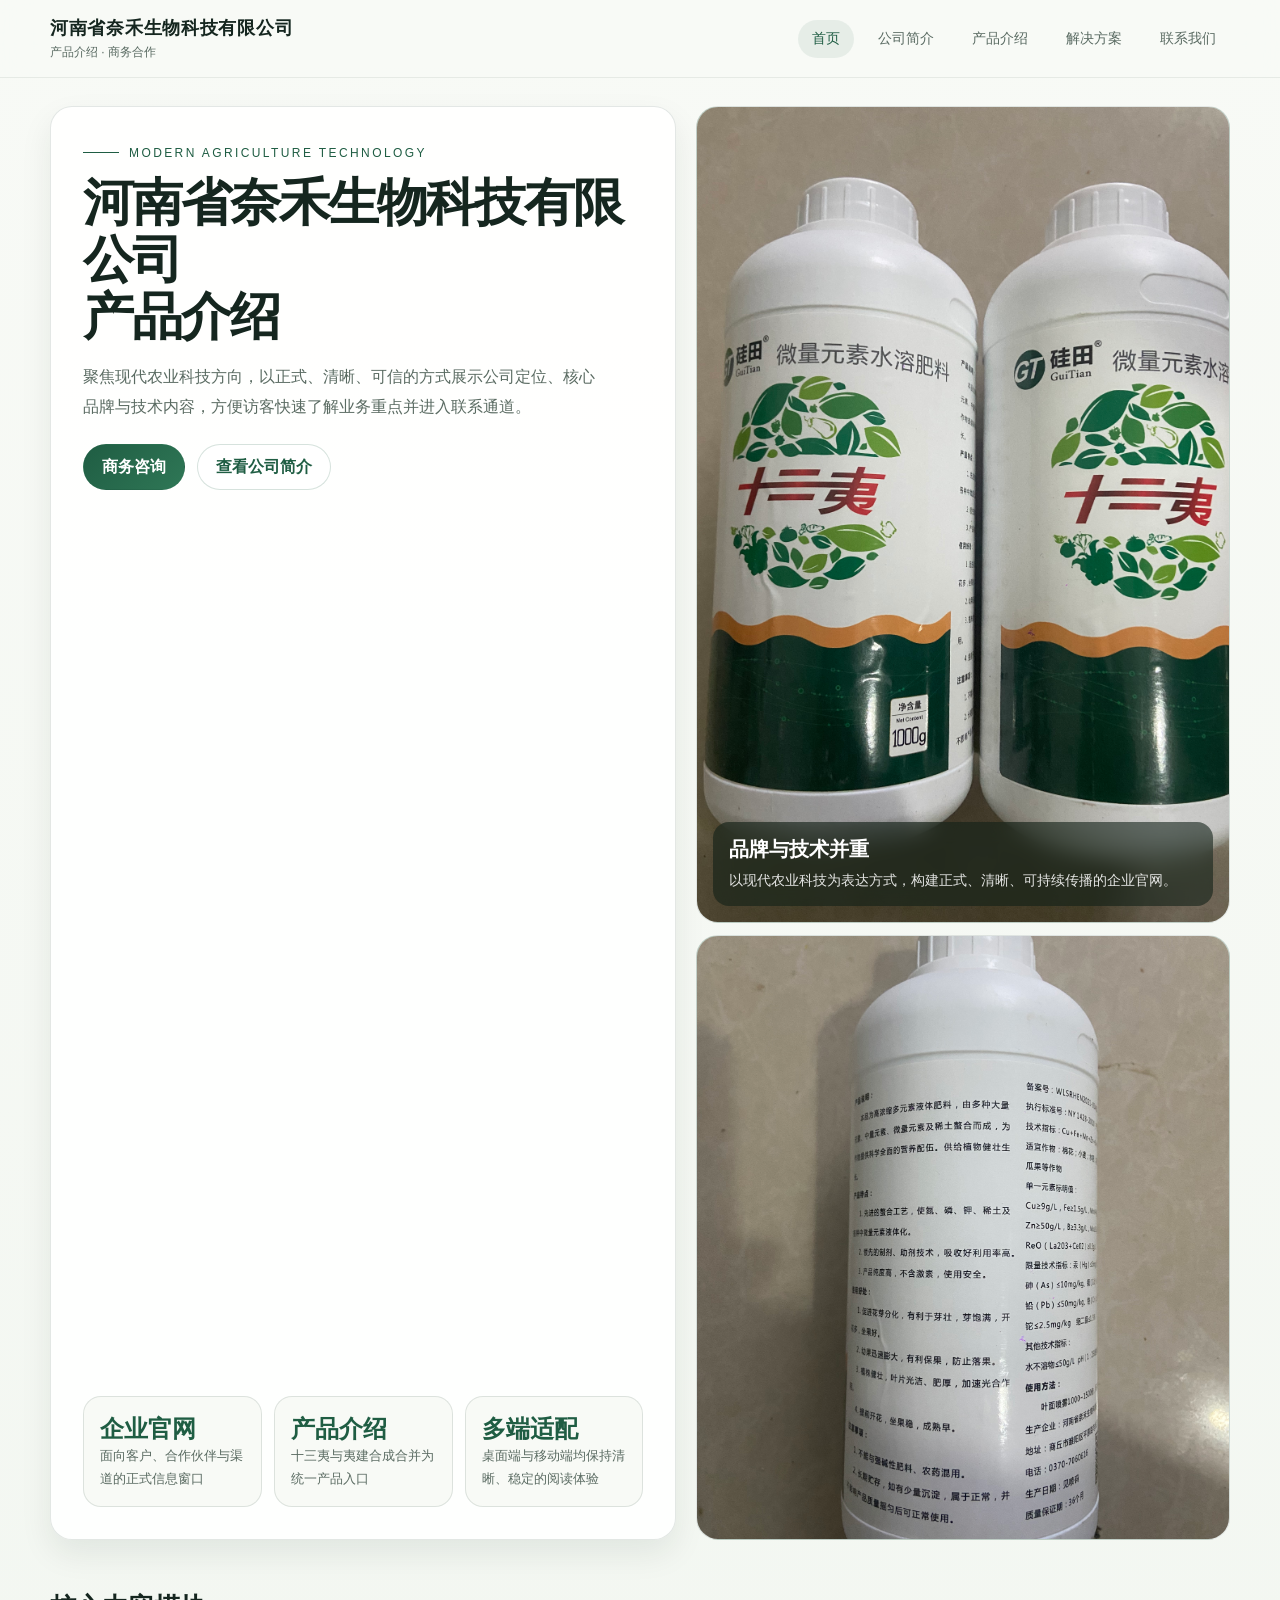
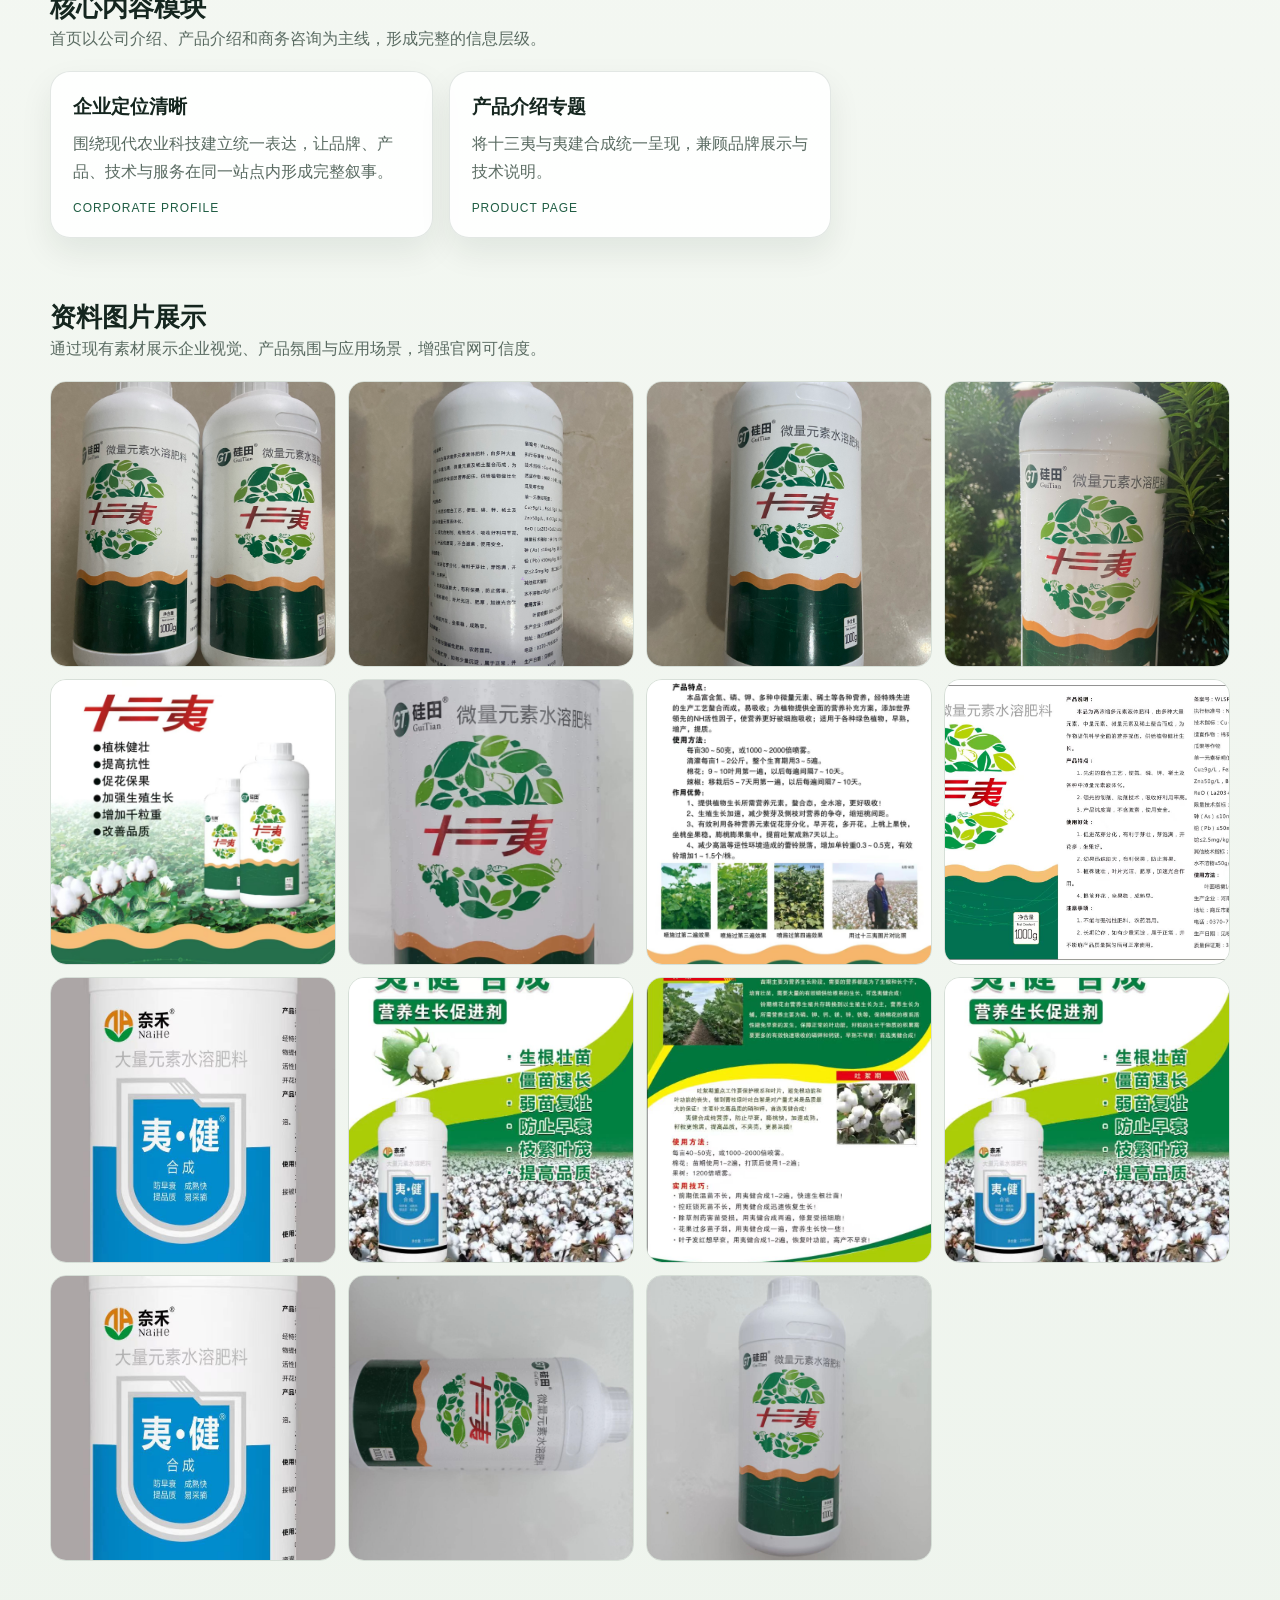
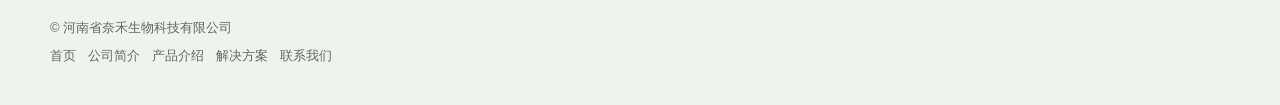
<file: index.html>
<!doctype html>
<html lang="zh-CN">
<head>
  <meta charset="utf-8">
  <meta name="viewport" content="width=device-width, initial-scale=1">
  <title>河南省奈禾生物科技有限公司 | 产品介绍</title>
  <meta name="description" content="河南省奈禾生物科技有限公司官网，重点展示十三夷与夷建合成，呈现代农业科技企业形象。">
  <link rel="stylesheet" href="./styles.css">
</head>
<body>
  <header class="header">
    <div class="container nav">
      <div class="brand">
        <strong>河南省奈禾生物科技有限公司</strong>
        <span>产品介绍 · 商务合作</span>
      </div>
      <nav class="nav-links" data-nav></nav>
    </div>
  </header>

  <main>
    <section class="hero">
      <div class="container hero-grid">
        <div class="panel hero-copy" data-hero-copy></div>
        <div class="hero-media">
          <div class="media-tile">
            <img data-hero-image alt="十三夷主视觉">
            <div class="overlay">
              <h2>品牌与技术并重</h2>
              <p>以现代农业科技为表达方式，构建正式、清晰、可持续传播的企业官网。</p>
            </div>
          </div>
          <div class="mini-tile">
            <img data-sub-image alt="企业资料图">
          </div>
        </div>
      </div>
    </section>

    <section class="section">
      <div class="container">
        <div class="section-head">
          <div>
            <h3>核心内容模块</h3>
            <p>首页以公司介绍、产品介绍和商务咨询为主线，形成完整的信息层级。</p>
          </div>
        </div>
        <div class="grid-3" data-home-cards></div>
      </div>
    </section>

    <section class="section">
      <div class="container">
        <div class="section-head">
          <div>
            <h3>资料图片展示</h3>
            <p>通过现有素材展示企业视觉、产品氛围与应用场景，增强官网可信度。</p>
          </div>
        </div>
        <div class="gallery" data-gallery></div>
      </div>
    </section>
  </main>

  <footer class="footer">
    <div class="container">
      <div>© 河南省奈禾生物科技有限公司</div>
      <div class="footer-links" data-footer-nav></div>
    </div>
  </footer>

  <script type="module" src="./template.js?v=2"></script>
</body>
</html>
</file>
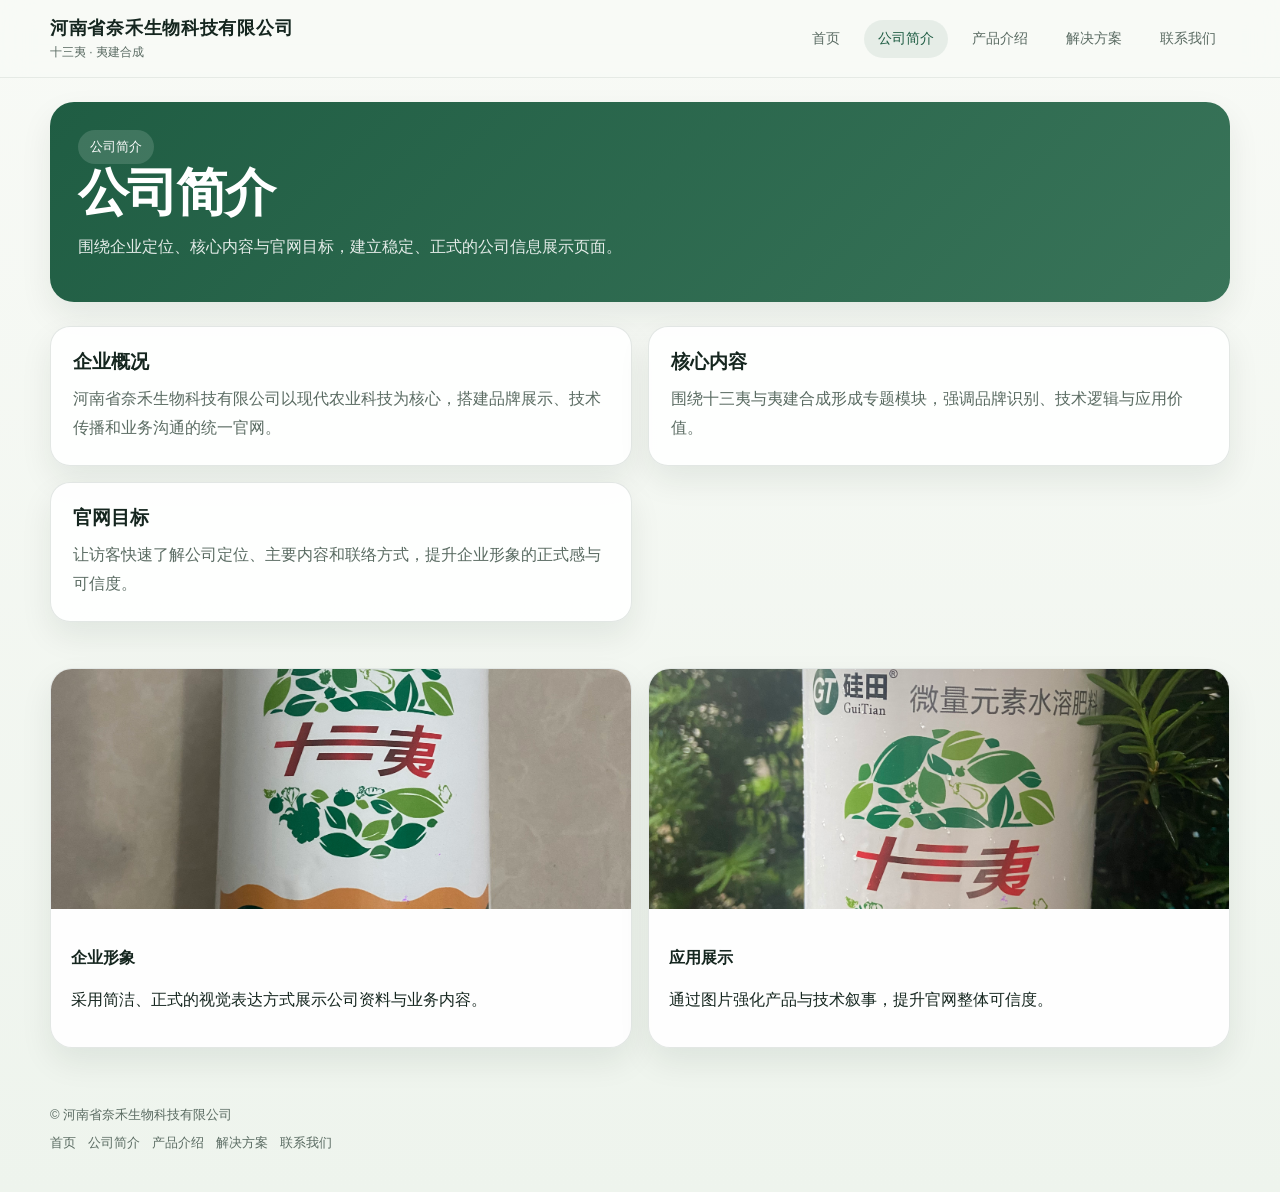
<file: about.html>
<!doctype html>
<html lang="zh-CN">
<head>
  <meta charset="utf-8">
  <meta name="viewport" content="width=device-width, initial-scale=1">
  <title>公司简介 | 河南省奈禾生物科技有限公司</title>
  <meta name="description" content="了解河南省奈禾生物科技有限公司的企业定位、研发能力与服务体系。">
  <link rel="stylesheet" href="./styles.css">
</head>
<body>
  <header class="header"><div class="container nav"><div class="brand"><strong>河南省奈禾生物科技有限公司</strong><span>十三夷 · 夷建合成</span></div><nav class="nav-links" data-nav></nav></div></header>
  <main>
    <section class="page-hero">
      <div class="container page-banner">
        <div class="badge">公司简介</div>
        <h1 data-page-title></h1>
        <p data-page-text></p>
      </div>
    </section>
    <section class="section">
      <div class="container grid-2" data-about-items></div>
    </section>
    <section class="section">
      <div class="container grid-2">
        <div class="panel image-card"><figure><img data-about-image alt="公司资料图"></figure><div class="body"><h4>企业形象</h4><p>采用简洁、正式的视觉表达方式展示公司资料与业务内容。</p></div></div>
        <div class="panel image-card"><figure><img data-about-image-2 alt="企业资料图"></figure><div class="body"><h4>应用展示</h4><p>通过图片强化产品与技术叙事，提升官网整体可信度。</p></div></div>
      </div>
    </section>
  </main>
  <footer class="footer"><div class="container"><div>© 河南省奈禾生物科技有限公司</div><div class="footer-links" data-footer-nav></div></div></footer>
  <script type="module" src="./template.js?v=2"></script>
</body>
</html>
</file>
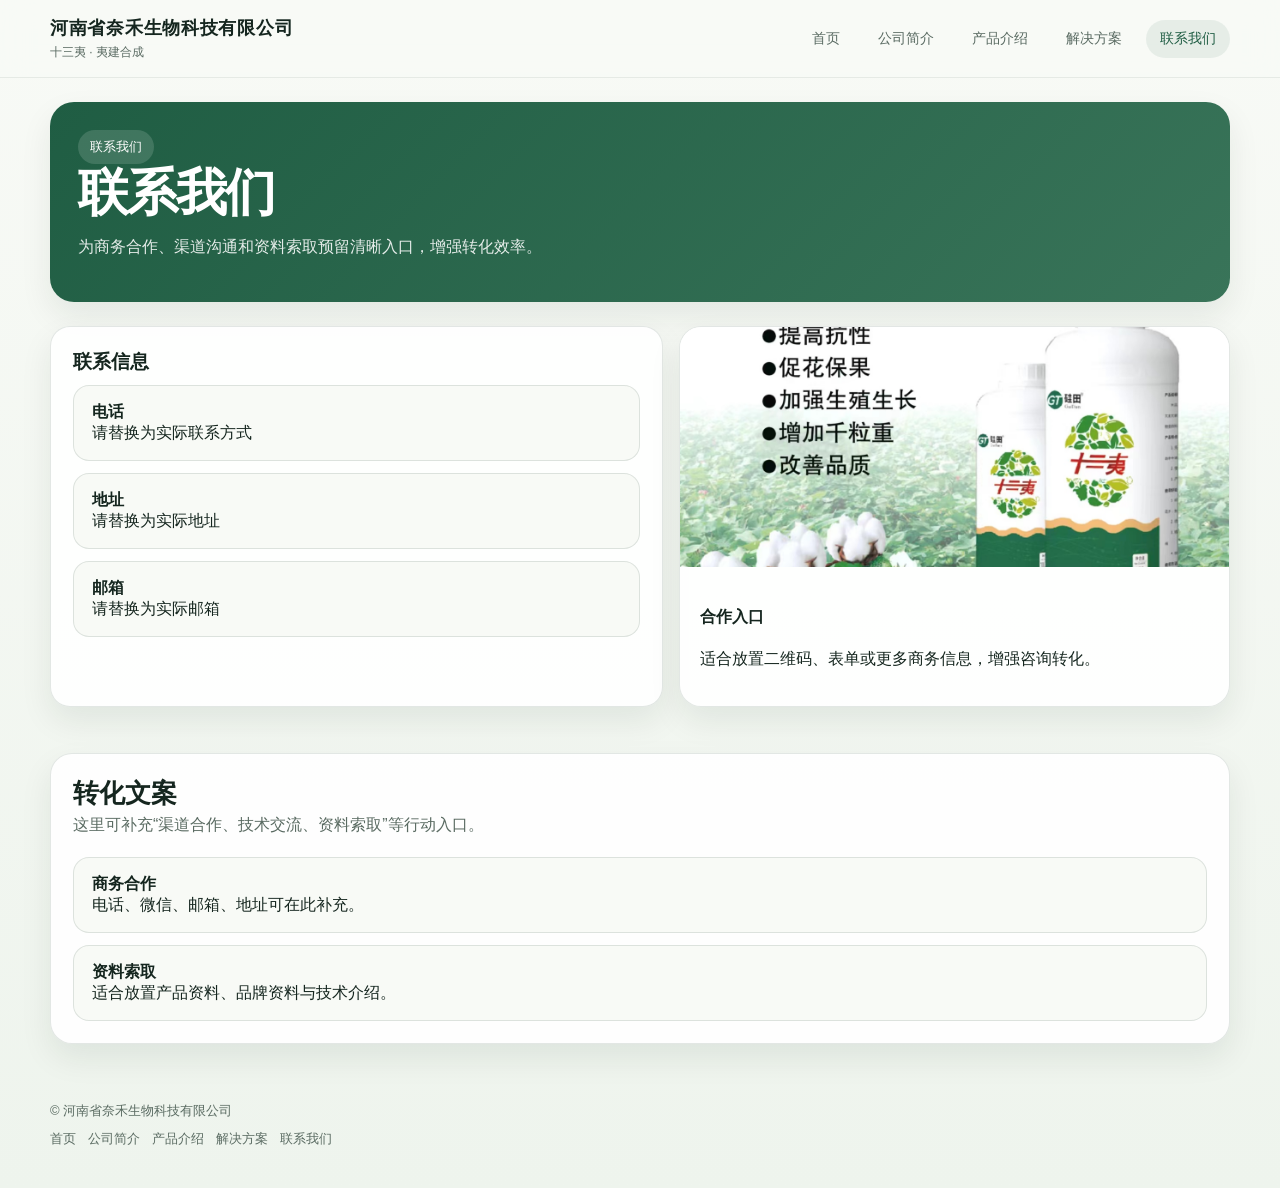
<file: contact.html>
<!doctype html>
<html lang="zh-CN">
<head>
  <meta charset="utf-8">
  <meta name="viewport" content="width=device-width, initial-scale=1">
  <title>联系我们 | 河南省奈禾生物科技有限公司</title>
  <meta name="description" content="联系河南省奈禾生物科技有限公司，了解十三夷与夷建合成合作信息。">
  <link rel="stylesheet" href="./styles.css">
</head>
<body>
  <header class="header"><div class="container nav"><div class="brand"><strong>河南省奈禾生物科技有限公司</strong><span>十三夷 · 夷建合成</span></div><nav class="nav-links" data-nav></nav></div></header>
  <main>
    <section class="page-hero">
      <div class="container page-banner">
        <div class="badge">联系我们</div>
        <h1 data-page-title></h1>
        <p data-page-text></p>
      </div>
    </section>
    <section class="section">
      <div class="container contact-box">
        <div class="card">
          <h4>联系信息</h4>
          <div class="contact-list">
            <div><strong>电话</strong><br>请替换为实际联系方式</div>
            <div><strong>地址</strong><br>请替换为实际地址</div>
            <div><strong>邮箱</strong><br>请替换为实际邮箱</div>
          </div>
        </div>
        <div class="panel image-card"><figure><img data-contact-image alt="联系页图片"></figure><div class="body"><h4>合作入口</h4><p>适合放置二维码、表单或更多商务信息，增强咨询转化。</p></div></div>
      </div>
    </section>
    <section class="section">
      <div class="container panel" style="padding:22px;">
        <div class="section-head" style="margin-top:0;">
          <div><h3>转化文案</h3><p>这里可补充“渠道合作、技术交流、资料索取”等行动入口。</p></div>
        </div>
        <div data-page-extra></div>
      </div>
    </section>
  </main>
  <footer class="footer"><div class="container"><div>© 河南省奈禾生物科技有限公司</div><div class="footer-links" data-footer-nav></div></div></footer>
  <script type="module" src="./template.js?v=2"></script>
</body>
</html>
</file>
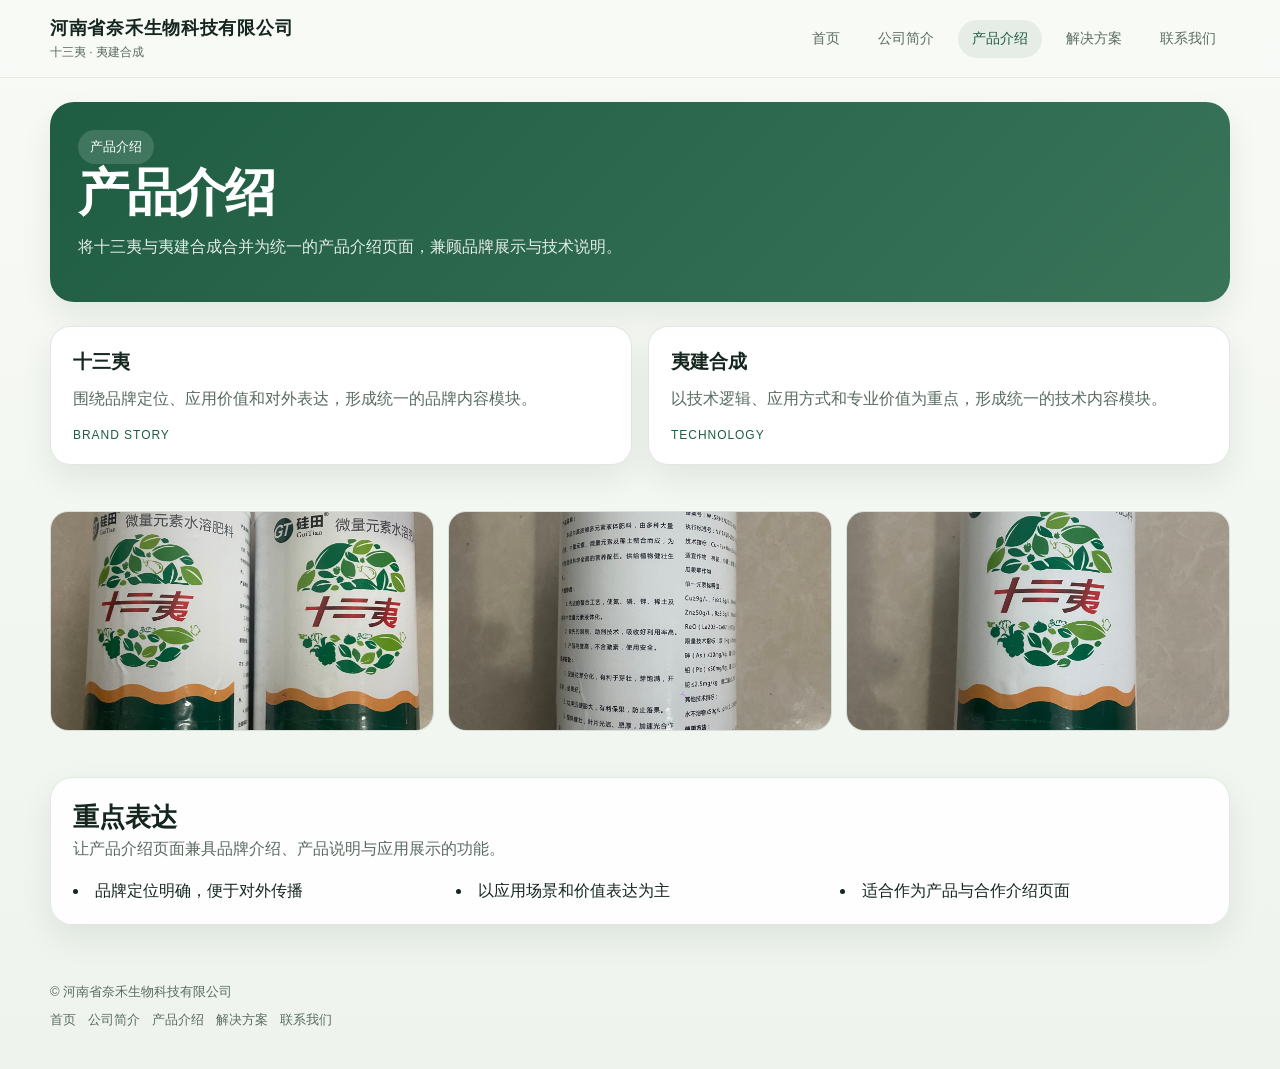
<file: shiyanyi.html>
<!doctype html>
<html lang="zh-CN">
<head>
  <meta charset="utf-8">
  <meta name="viewport" content="width=device-width, initial-scale=1">
  <title>产品介绍 | 河南省奈禾生物科技有限公司</title>
  <meta name="description" content="十三夷专题页面，展示品牌定位、应用场景和视觉内容。">
  <link rel="stylesheet" href="./styles.css">
</head>
<body>
  <header class="header"><div class="container nav"><div class="brand"><strong>河南省奈禾生物科技有限公司</strong><span>十三夷 · 夷建合成</span></div><nav class="nav-links" data-nav></nav></div></header>
  <main>
    <section class="page-hero">
      <div class="container page-banner">
        <div class="badge">产品介绍</div>
        <h1 data-page-title></h1>
        <p data-page-text></p>
      </div>
    </section>
    <section class="section">
      <div class="container grid-2">
        <article class="card"><h4>十三夷</h4><p>围绕品牌定位、应用价值和对外表达，形成统一的品牌内容模块。</p><div class="meta">Brand Story</div></article>
        <article class="card"><h4>夷建合成</h4><p>以技术逻辑、应用方式和专业价值为重点，形成统一的技术内容模块。</p><div class="meta">Technology</div></article>
      </div>
    </section>
    <section class="section">
      <div class="container mini-gallery">
        <img src="./public/assets/hero-1.jpg" alt="产品介绍图片1">
        <img src="./public/assets/hero-2.jpg" alt="产品介绍图片2">
        <img src="./public/assets/about-1.jpg" alt="产品介绍图片3">
      </div>
    </section>
    <section class="section">
      <div class="container panel" style="padding:22px;">
        <div class="section-head" style="margin-top:0;">
          <div><h3>重点表达</h3><p>让产品介绍页面兼具品牌介绍、产品说明与应用展示的功能。</p></div>
        </div>
        <div class="grid-3" data-shiyanyi-points></div>
      </div>
    </section>
  </main>
  <footer class="footer"><div class="container"><div>© 河南省奈禾生物科技有限公司</div><div class="footer-links" data-footer-nav></div></div></footer>
  <script type="module" src="./template.js?v=2"></script>
</body>
</html>
</file>
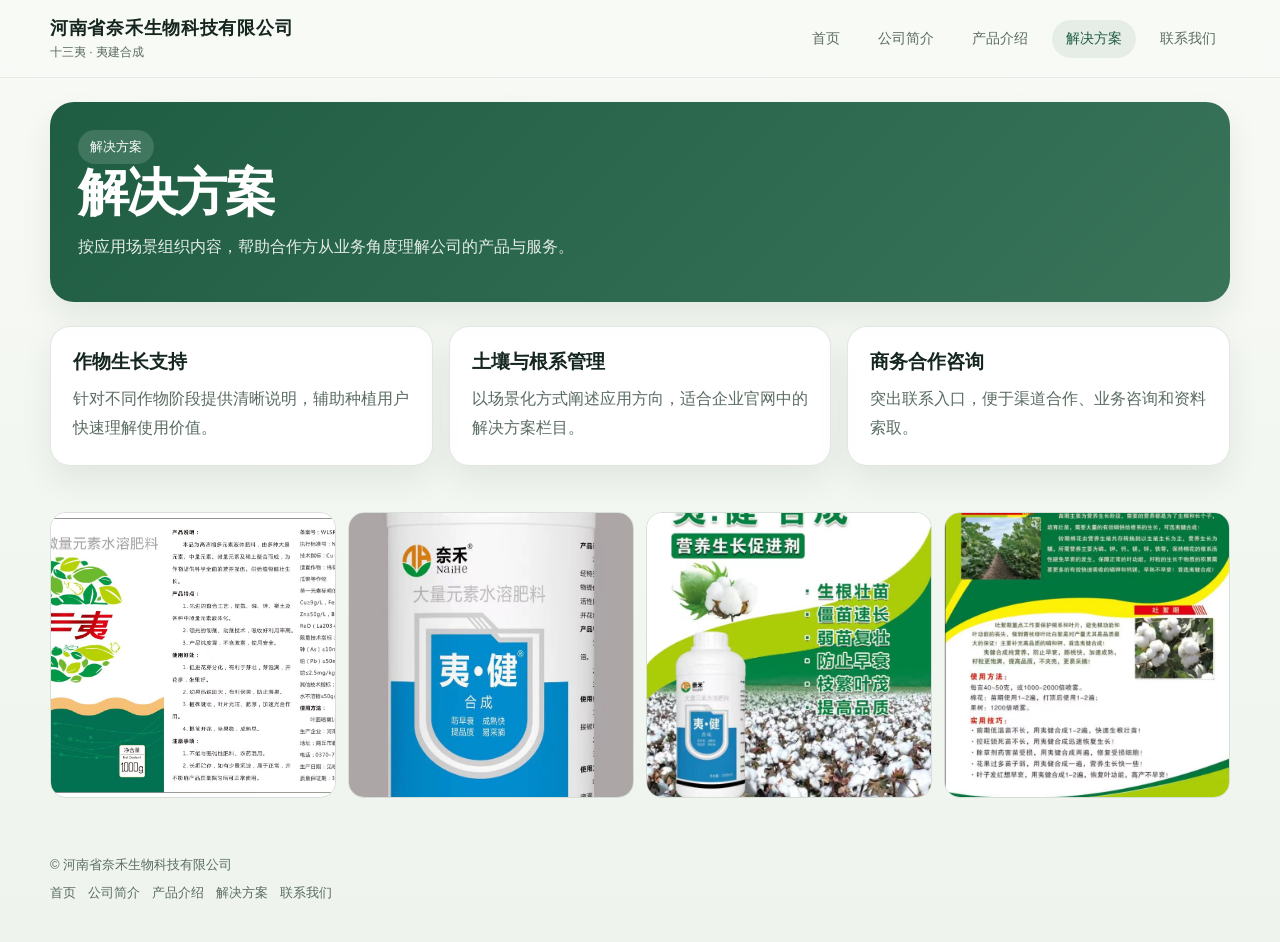
<file: solutions.html>
<!doctype html>
<html lang="zh-CN">
<head>
  <meta charset="utf-8">
  <meta name="viewport" content="width=device-width, initial-scale=1">
  <title>解决方案 | 河南省奈禾生物科技有限公司</title>
  <meta name="description" content="按农业场景展示河南省奈禾生物科技有限公司的解决方案。">
  <link rel="stylesheet" href="./styles.css">
</head>
<body>
  <header class="header"><div class="container nav"><div class="brand"><strong>河南省奈禾生物科技有限公司</strong><span>十三夷 · 夷建合成</span></div><nav class="nav-links" data-nav></nav></div></header>
  <main>
    <section class="page-hero">
      <div class="container page-banner">
        <div class="badge">解决方案</div>
        <h1 data-page-title></h1>
        <p data-page-text></p>
      </div>
    </section>
    <section class="section">
      <div class="container grid-3" data-solution-items></div>
    </section>
    <section class="section">
      <div class="container gallery">
        <img src="./public/assets/fafece68ce1f0b31b24cf110d03085eb.jpg" alt="解决方案图1">
        <img src="./public/assets/wechatimg1.jpg" alt="解决方案图2">
        <img src="./public/assets/wechatimg2.jpg" alt="解决方案图3">
        <img src="./public/assets/wechatimg3.jpg" alt="解决方案图4">
      </div>
    </section>
  </main>
  <footer class="footer"><div class="container"><div>© 河南省奈禾生物科技有限公司</div><div class="footer-links" data-footer-nav></div></div></footer>
  <script type="module" src="./template.js?v=2"></script>
</body>
</html>
</file>
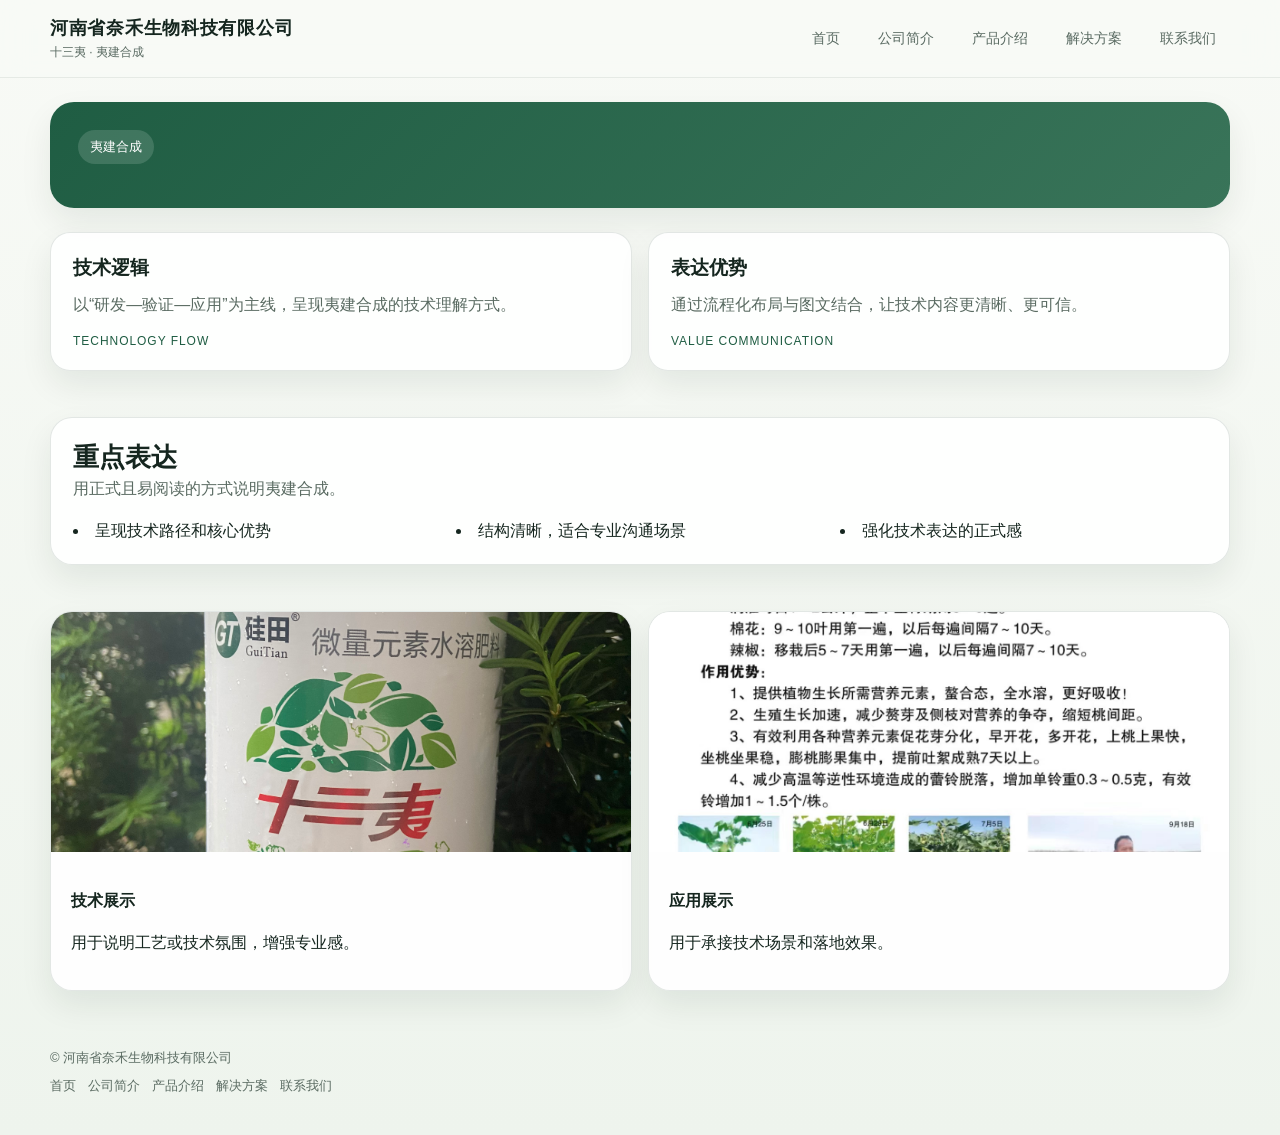
<file: yijian-hecheng.html>
<!doctype html>
<html lang="zh-CN">
<head>
  <meta charset="utf-8">
  <meta name="viewport" content="width=device-width, initial-scale=1">
  <title>夷建合成 | 河南省奈禾生物科技有限公司</title>
  <meta name="description" content="夷建合成专题页面，展示技术逻辑、优势与应用方式。">
  <link rel="stylesheet" href="./styles.css">
</head>
<body>
  <header class="header"><div class="container nav"><div class="brand"><strong>河南省奈禾生物科技有限公司</strong><span>十三夷 · 夷建合成</span></div><nav class="nav-links" data-nav></nav></div></header>
  <main>
    <section class="page-hero">
      <div class="container page-banner">
        <div class="badge">夷建合成</div>
        <h1 data-page-title></h1>
        <p data-page-text></p>
      </div>
    </section>
    <section class="section">
      <div class="container grid-2">
        <article class="card"><h4>技术逻辑</h4><p>以“研发—验证—应用”为主线，呈现夷建合成的技术理解方式。</p><div class="meta">Technology Flow</div></article>
        <article class="card"><h4>表达优势</h4><p>通过流程化布局与图文结合，让技术内容更清晰、更可信。</p><div class="meta">Value Communication</div></article>
      </div>
    </section>
    <section class="section">
      <div class="container panel" style="padding:22px;">
        <div class="section-head" style="margin-top:0;">
          <div><h3>重点表达</h3><p>用正式且易阅读的方式说明夷建合成。</p></div>
        </div>
        <div class="grid-3" data-yijian-points></div>
      </div>
    </section>
    <section class="section">
      <div class="container grid-2">
        <div class="panel image-card"><figure><img src="./public/assets/about-2.jpg" alt="夷建合成资料图"></figure><div class="body"><h4>技术展示</h4><p>用于说明工艺或技术氛围，增强专业感。</p></div></div>
        <div class="panel image-card"><figure><img src="./public/assets/d59bfaa81501839dfe7b2474ea33a6b5.jpg" alt="夷建合成资料图"></figure><div class="body"><h4>应用展示</h4><p>用于承接技术场景和落地效果。</p></div></div>
      </div>
    </section>
  </main>
  <footer class="footer"><div class="container"><div>© 河南省奈禾生物科技有限公司</div><div class="footer-links" data-footer-nav></div></div></footer>
  <script type="module" src="./template.js"></script>
</body>
</html>
</file>
<file: styles.css>
:root {
  color-scheme: light;
  --bg: #f5f7f3;
  --surface: rgba(255, 255, 255, 0.9);
  --surface-strong: #ffffff;
  --text: #15261f;
  --muted: #5a6b62;
  --primary: #1f5d43;
  --primary-2: #2f7756;
  --line: rgba(25, 58, 43, 0.12);
  --shadow: 0 14px 32px rgba(18, 38, 28, 0.08);
}
* { box-sizing: border-box; }
html { scroll-behavior: smooth; }
body {
  margin: 0;
  font-family: -apple-system, BlinkMacSystemFont, 'Segoe UI', 'PingFang SC', 'Hiragino Sans GB', 'Microsoft YaHei', sans-serif;
  color: var(--text);
  background:
    linear-gradient(180deg, #f8faf6 0%, #eef4ed 100%);
}
a { color: inherit; text-decoration: none; }
ul { margin: 0; padding-left: 18px; }
img { display: block; max-width: 100%; }
.container { width: min(1180px, calc(100% - 40px)); margin: 0 auto; }
.header {
  position: sticky; top: 0; z-index: 30;
  backdrop-filter: blur(14px);
  background: rgba(248, 250, 246, 0.88);
  border-bottom: 1px solid rgba(25, 58, 43, 0.08);
}
.nav { display:flex; align-items:center; justify-content:space-between; gap:24px; padding: 16px 0; }
.brand { display:flex; flex-direction:column; gap:4px; }
.brand strong { font-size: 18px; letter-spacing: 0.04em; }
.brand span { color: var(--muted); font-size: 12px; }
.nav-links { display:flex; flex-wrap:wrap; gap: 10px; font-size: 14px; }
.nav-links a {
  padding: 10px 14px; border-radius: 999px; color: var(--muted);
  transition: 0.18s ease;
}
.nav-links a.active, .nav-links a:hover { color: var(--primary); background: rgba(31, 93, 67, 0.08); }
.hero { padding: 28px 0 20px; }
.hero-grid { display:grid; grid-template-columns: 1.08fr 0.92fr; gap: 20px; align-items: stretch; }
.panel {
  background: var(--surface);
  border: 1px solid var(--line);
  border-radius: 22px;
  box-shadow: var(--shadow);
  overflow: hidden;
}
.hero-copy { padding: 32px; display:flex; flex-direction:column; justify-content:space-between; min-height: 540px; }
.kicker {
  display:inline-flex; align-items:center; gap:10px; color: var(--primary);
  font-size: 12px; letter-spacing: 0.2em; text-transform: uppercase;
}
.kicker::before { content:''; width: 36px; height:1px; background: currentColor; }
h1 { margin: 14px 0 16px; font-size: clamp(36px, 4vw, 60px); line-height: 1.12; letter-spacing: -0.04em; }
.lead { font-size: 16px; line-height: 1.9; color: var(--muted); max-width: 58ch; }
.cta-row { display:flex; flex-wrap:wrap; gap: 12px; margin-top: 22px; }
.btn {
  display:inline-flex; align-items:center; justify-content:center; min-height: 46px; padding: 0 18px;
  border-radius: 999px; font-weight: 600; border: 1px solid transparent; transition: 0.2s ease;
}
.btn-primary { background: linear-gradient(135deg, var(--primary), var(--primary-2)); color: #fff; }
.btn-primary:hover { transform: translateY(-1px); box-shadow: 0 10px 20px rgba(31, 93, 67, 0.2); }
.btn-ghost { border-color: rgba(31, 93, 67, 0.18); color: var(--primary); background: rgba(255,255,255,0.74); }
.hero-stats { display:grid; grid-template-columns: repeat(3, 1fr); gap: 12px; margin-top: 24px; }
.stat { background: rgba(248, 250, 246, 0.92); border: 1px solid var(--line); border-radius: 18px; padding: 16px; }
.stat strong { display:block; font-size: 24px; color: var(--primary); }
.stat span { color: var(--muted); font-size: 13px; line-height:1.7; }
.hero-media { display:grid; grid-template-rows: 1.15fr 0.85fr; gap: 12px; }
.media-tile, .mini-tile {
  position:relative; overflow:hidden; border-radius: 22px;
  background: linear-gradient(160deg, rgba(31, 93, 67, 0.18), rgba(255,255,255,0.9));
  border: 1px solid var(--line);
}
.media-tile img, .mini-tile img { width:100%; height:100%; object-fit:cover; }
.media-tile .overlay {
  position:absolute; inset:auto 16px 16px 16px; padding: 14px 16px; border-radius: 16px;
  background: rgba(16, 31, 23, 0.58); color: #fff; backdrop-filter: blur(10px);
}
.overlay h2 { margin:0 0 6px; font-size: 20px; }
.overlay p { margin:0; line-height:1.7; color: rgba(255,255,255,0.88); font-size: 14px; }
.section { padding: 14px 0 32px; }
.section-head { display:flex; align-items:end; justify-content:space-between; gap:18px; margin: 16px 0 18px; }
.section-head h3 { margin:0; font-size: 26px; }
.section-head p { margin:0; color: var(--muted); max-width: 62ch; line-height:1.75; }
.grid-3 { display:grid; grid-template-columns: repeat(3, 1fr); gap: 16px; }
.grid-2 { display:grid; grid-template-columns: repeat(2, 1fr); gap: 16px; }
.card {
  background: var(--surface);
  border: 1px solid var(--line);
  border-radius: 20px;
  padding: 22px;
  box-shadow: var(--shadow);
}
.card h4 { margin:0 0 10px; font-size: 19px; }
.card p { margin:0; color: var(--muted); line-height:1.8; }
.card .meta { margin-top: 14px; color: var(--primary); font-size: 12px; letter-spacing: 0.08em; text-transform: uppercase; }
.image-card { overflow:hidden; padding: 0; }
.image-card figure { margin:0; height: 240px; }
.image-card img { width:100%; height:100%; object-fit:cover; }
.image-card .body { padding: 18px 20px 20px; }
.gallery { display:grid; grid-template-columns: repeat(4, 1fr); gap: 12px; }
.gallery img { width:100%; aspect-ratio: 1 / 1; object-fit: cover; border-radius: 16px; border: 1px solid var(--line); }
.contact-box { display:grid; grid-template-columns: 1fr 0.9fr; gap: 16px; align-items: stretch; }
.contact-list { display:grid; gap: 12px; }
.contact-list div {
  padding: 16px 18px; border-radius: 16px; background: rgba(248, 250, 246, 0.92); border: 1px solid var(--line);
}
.footer { padding: 26px 0 40px; color: var(--muted); font-size: 13px; }
.pill-row { display:flex; flex-wrap:wrap; gap: 10px; margin-top: 16px; }
.pill { padding: 8px 12px; border-radius: 999px; background: rgba(31, 93, 67, 0.08); color: var(--primary); font-size: 13px; }
.page-hero { padding: 24px 0 10px; }
.page-banner {
  padding: 28px; border-radius: 24px;
  background: linear-gradient(135deg, #1f5d43, #397459);
  color: #fff; box-shadow: var(--shadow);
}
.page-banner h1 { margin-top: 0; }
.page-banner p { color: rgba(255,255,255,0.88); max-width: 68ch; }
.mini-gallery { display:grid; grid-template-columns: repeat(3, 1fr); gap: 14px; }
.mini-gallery img { width:100%; height: 220px; object-fit:cover; border-radius: 18px; border: 1px solid var(--line); }
.badge { display:inline-flex; align-items:center; gap:8px; padding: 8px 12px; border-radius: 999px; background: rgba(255,255,255,0.14); font-size: 13px; }
.footer-links { display:flex; flex-wrap:wrap; gap: 12px; margin-top: 10px; }
.footer-links a { color: var(--muted); }
@media (max-width: 980px) {
  .hero-grid, .contact-box, .grid-3, .grid-2, .gallery, .mini-gallery { grid-template-columns: 1fr; }
  .hero-copy { min-height: auto; }
  .hero-media { grid-template-rows: 360px 220px; }
  .section-head { align-items:start; flex-direction:column; }
}
@media (max-width: 640px) {
  .container { width: min(100% - 24px, 1180px); }
  .nav { flex-direction:column; align-items:flex-start; }
  .nav-links { gap: 8px; }
  .nav-links a { padding: 8px 11px; }
  .hero-copy, .page-banner { padding: 22px; }
  h1 { font-size: 34px; }
  .hero-stats { grid-template-columns: 1fr; }
}
</file>
